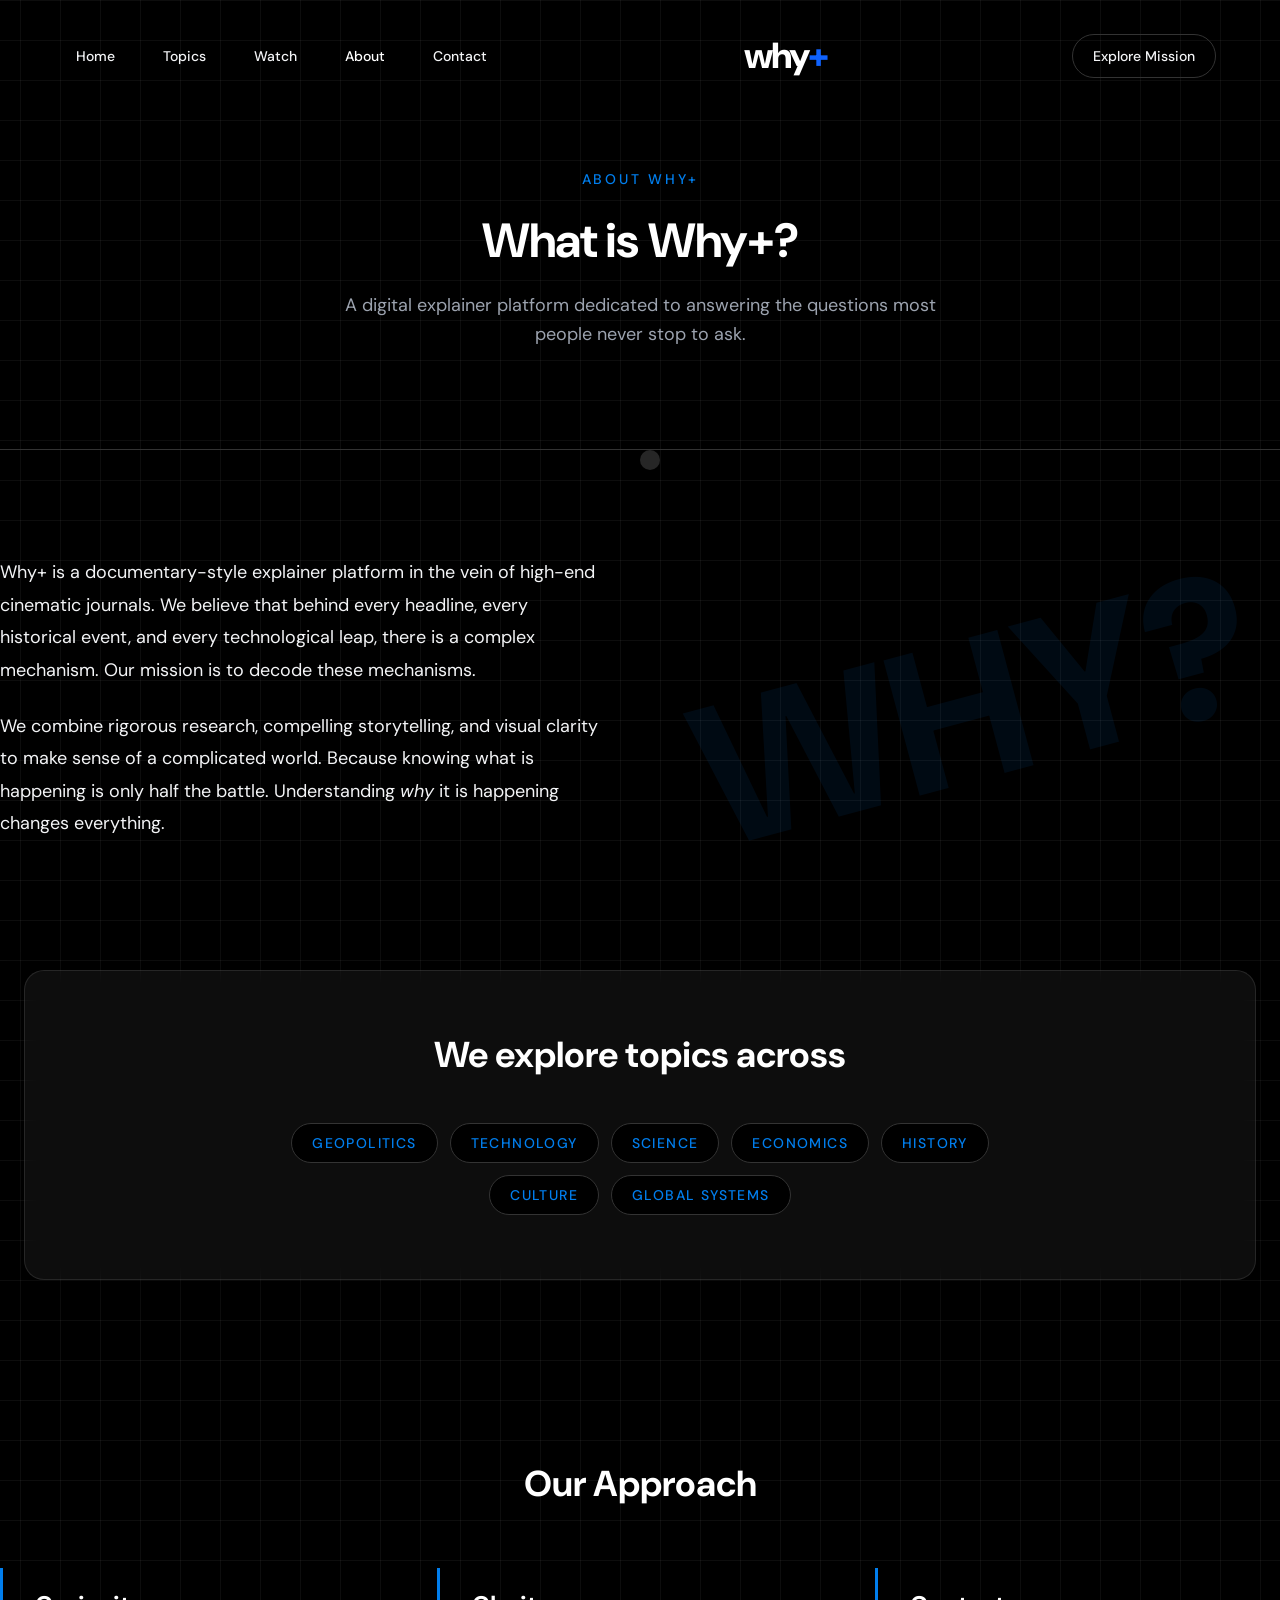
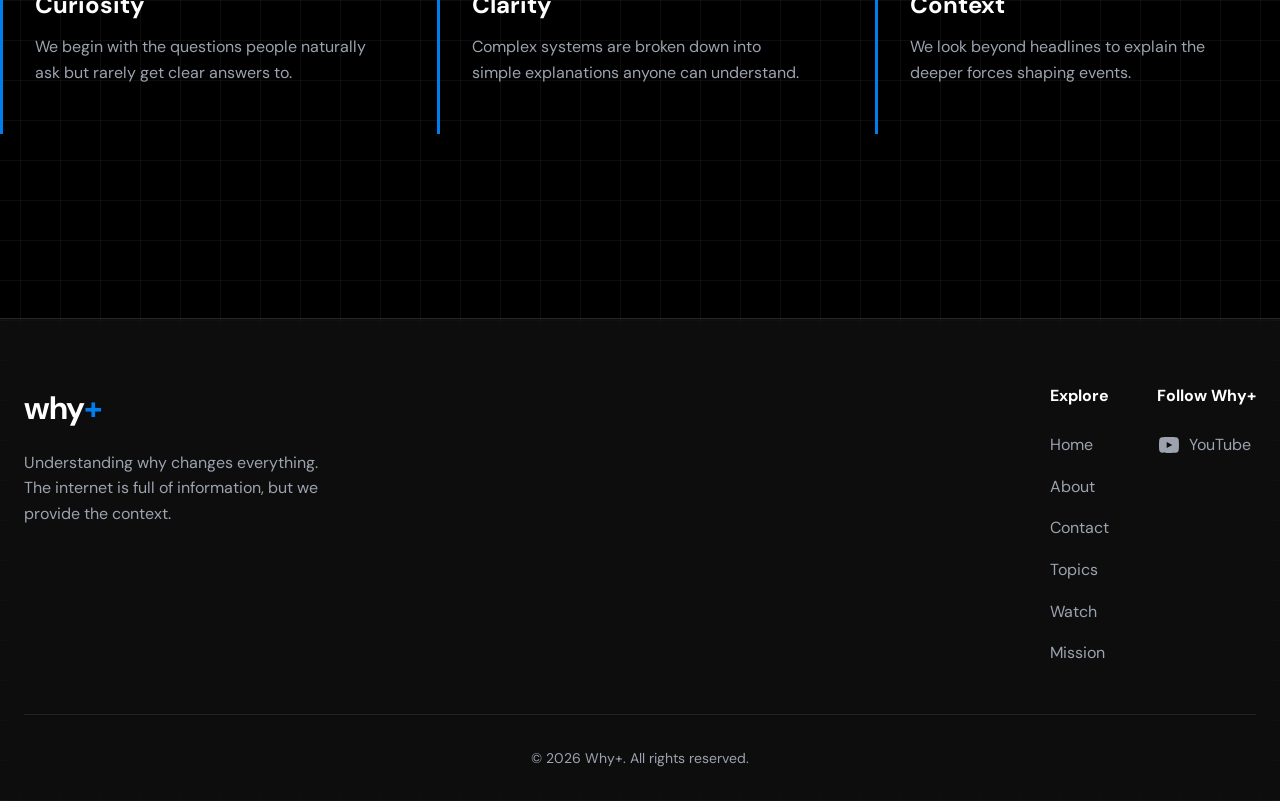
<file: about.html>
<!DOCTYPE html>
<html lang="en">
<head>
  <meta charset="UTF-8">
  <meta name="viewport" content="width=device-width, initial-scale=1.0">
  <meta name="description" content="Why+ exists to answer the questions most people never stop to ask.">
  <meta property="og:title" content="Why+ | About Us">
  <meta property="og:description" content="A digital explainer platform decoding geopolitics, technology, and more.">
  <meta property="og:image" content="/assets/og-image.jpg">
  <meta property="og:type" content="website">
  <title>Why+ | About</title>
  <link rel="preconnect" href="https://fonts.googleapis.com">
  <link href="https://fonts.googleapis.com/css2?family=Playfair+Display:ital,wght@0,700;0,900;1,700&family=DM+Sans:wght@300;400;500&display=swap" rel="stylesheet">
  <link rel="stylesheet" href="css/style.css">
  <style>
    /* Specific About Styles */
    .page-hero {
      height: 50vh;
      min-height: 400px;
      display: flex;
      flex-direction: column;
      align-items: center;
      justify-content: center;
      text-align: center;
      padding: 100px var(--space-3) var(--space-4);
      border-bottom: 1px solid var(--border);
    }
    .page-hero-label {
      color: var(--accent);
      font-weight: 500;
      letter-spacing: 0.2em;
      text-transform: uppercase;
      font-size: 14px;
      margin-bottom: var(--space-3);
    }
    .page-hero h1 {
      font-size: 40px;
      margin-bottom: var(--space-3);
    }
    @media (min-width: 768px) {
      .page-hero h1 { font-size: 48px; }
    }
    .page-hero-sub {
      color: var(--text-secondary);
      font-size: 18px;
      max-width: 600px;
      line-height: 1.6;
      margin: 0 auto;
    }
    
    .about-body {
      padding: 100px 0;
      display: grid;
      grid-template-columns: 1fr;
      gap: var(--space-8);
      align-items: center;
    }
    @media (min-width: 768px) {
      .about-body { grid-template-columns: 1fr 1fr; }
    }
    .about-text {
      font-size: 18px;
      line-height: 1.8;
      color: var(--text-primary);
    }
    .about-decorative {
      position: relative;
      height: 100%;
      min-height: 300px;
      display: flex;
      align-items: center;
      justify-content: center;
      overflow: hidden;
    }
    .about-decorative-text {
      font-family: var(--font-display);
      font-weight: 900;
      font-size: 140px;
      color: var(--accent);
      opacity: 0.08;
      transform: rotate(-15deg);
      pointer-events: none;
      white-space: nowrap;
    }
    @media (min-width: 768px) {
      .about-decorative-text { font-size: 200px; }
    }

    .topics-list-section {
      text-align: center;
      padding: 100px 0;
      background: var(--bg-secondary);
      border-top: 1px solid var(--border);
      border-bottom: 1px solid var(--border);
    }
    .topics-list-heading {
      font-size: 24px;
      margin-bottom: var(--space-6);
    }
    .pills-container {
      display: flex;
      flex-wrap: wrap;
      justify-content: center;
      gap: var(--space-3);
      max-width: 800px;
      margin: 0 auto;
    }
    .pill {
      background: var(--bg-elevated);
      border: 1px solid rgba(201, 168, 76, 0.4);
      color: var(--accent);
      padding: 8px 20px;
      border-radius: var(--radius-pill);
      font-weight: 500;
      letter-spacing: 0.1em;
      text-transform: uppercase;
      font-size: 14px;
    }

    .approach-section { padding: 120px 0; }
    .approach-heading { text-align: center; font-size: 36px; margin-bottom: var(--space-8); }
    .approach-grid {
      display: grid;
      grid-template-columns: 1fr;
      gap: var(--space-6);
    }
    @media (min-width: 768px) {
      .approach-grid { grid-template-columns: repeat(3, 1fr); gap: var(--space-4); }
    }
    .principle-card { border-left: 3px solid var(--accent); padding: var(--space-3) var(--space-4); }
    .principle-title { font-family: var(--font-display); font-size: 24px; color: var(--text-heading); margin-bottom: var(--space-2); }
    .principle-desc { font-size: 16px; color: var(--text-secondary); line-height: 1.6; }
  </style>
</head>
<body>
  <div class="custom-cursor"></div>

  <!-- Navbar -->
  <nav class="navbar">
    <div class="nav-container">
      <div class="nav-links">
        <a href="index.html">Home</a>
        <a href="topics.html">Topics</a>
        <a href="watch.html">Watch</a>
        <a href="about.html">About</a>
        <a href="contact.html">Contact</a>
      </div>
      
      <a href="index.html" class="nav-logo">
        why<span class="plus">+</span>
      </a>
      
      <div style="display: flex; gap: 16px; align-items: center;">
        <button class="hamburger" aria-label="Toggle menu"><span></span><span></span><span></span></button>
        <a href="mission.html" class="nav-cta">Explore Mission</a>
      </div>
    </div>
  </nav>

  <header class="page-hero">
    <div class="page-hero-label">ABOUT WHY+</div>
    <h1>What is Why+?</h1>
    <p class="page-hero-sub">A digital explainer platform dedicated to answering the questions most people never stop to ask.</p>
  </header>

  <section class="container about-body reveal">
    <div class="about-text">
      <p>Why+ is a documentary-style explainer platform in the vein of high-end cinematic journals. We believe that behind every headline, every historical event, and every technological leap, there is a complex mechanism. Our mission is to decode these mechanisms.</p>
      <p>We combine rigorous research, compelling storytelling, and visual clarity to make sense of a complicated world. Because knowing what is happening is only half the battle. Understanding <em>why</em> it is happening changes everything.</p>
    </div>
    <div class="about-decorative">
      <div class="about-decorative-text">WHY?</div>
    </div>
  </section>

  <!-- Topics List -->
  <section class="container">
    <div class="reveal" style="background: var(--bg-secondary); border: 1px solid rgba(255, 255, 255, 0.1); backdrop-filter: blur(12px); -webkit-backdrop-filter: blur(12px); border-radius: var(--radius-card); padding: var(--space-8) var(--space-4); text-align: center; margin-bottom: var(--space-8); box-shadow: 0 8px 32px rgba(0,0,0,0.3);">
      <h2 style="font-size: 36px; margin-bottom: var(--space-6);">We explore topics across</h2>
      <div style="display: flex; flex-wrap: wrap; justify-content: center; gap: 12px; max-width: 800px; margin: 0 auto;">
        <span class="pill" style="background: var(--bg-primary); border: 1px solid var(--border);">Geopolitics</span>
        <span class="pill" style="background: var(--bg-primary); border: 1px solid var(--border);">Technology</span>
        <span class="pill" style="background: var(--bg-primary); border: 1px solid var(--border);">Science</span>
        <span class="pill" style="background: var(--bg-primary); border: 1px solid var(--border);">Economics</span>
        <span class="pill" style="background: var(--bg-primary); border: 1px solid var(--border);">History</span>
        <span class="pill" style="background: var(--bg-primary); border: 1px solid var(--border);">Culture</span>
        <span class="pill" style="background: var(--bg-primary); border: 1px solid var(--border);">Global Systems</span>
      </div>
    </div>
  </section>

  <section class="container approach-section reveal">
    <h2 class="approach-heading">Our Approach</h2>
    <div class="approach-grid">
      <div class="principle-card">
        <h3 class="principle-title">Curiosity</h3>
        <p class="principle-desc">We begin with the questions people naturally ask but rarely get clear answers to.</p>
      </div>
      <div class="principle-card">
        <h3 class="principle-title">Clarity</h3>
        <p class="principle-desc">Complex systems are broken down into simple explanations anyone can understand.</p>
      </div>
      <div class="principle-card">
        <h3 class="principle-title">Context</h3>
        <p class="principle-desc">We look beyond headlines to explain the deeper forces shaping events.</p>
      </div>
    </div>
  </section>

  <!-- Footer -->
  <footer class="footer">
    <div class="container">
      <div class="footer-top">
        <div class="footer-col" style="flex: 2;">
          <div class="footer-logo">why<span class="plus">+</span></div>
          <p style="max-width: 300px;">Understanding why changes everything. The internet is full of information, but we provide the context.</p>
        </div>
        <div class="footer-col footer-nav">
          <span style="font-weight: 700; color: var(--text-heading); margin-bottom: 8px;">Explore</span>
          <a href="index.html">Home</a>
          <a href="about.html">About</a>
          <a href="contact.html">Contact</a>
          <a href="topics.html">Topics</a>
          <a href="watch.html">Watch</a>
          <a href="mission.html">Mission</a>
        </div>
        <div class="footer-col footer-col-3">
          <span style="font-weight: 700; color: var(--text-heading); margin-bottom: 8px;">Follow Why+</span>
          <a href="#" style="display: flex; align-items: center; gap: 8px;">
            <svg width="24" height="24" viewBox="0 0 24 24" fill="currentColor"><path d="M21.582,6.186c-0.23-0.86-0.908-1.538-1.768-1.768C18.254,4,12,4,12,4S5.746,4,4.186,4.418 c-0.86,0.23-1.538,0.908-1.768,1.768C2,7.746,2,12,2,12s0,4.254,0.418,5.814c0.23,0.86,0.908,1.538,1.768,1.768 C5.746,20,12,20,12,20s6.254,0,7.814-0.418c0.86-0.23,1.538-0.908,1.768-1.768C22,16.254,22,12,22,12S22,7.746,21.582,6.186z M9.667,14.93V9.07L15.333,12L9.667,14.93z"/></svg>
            YouTube
          </a>
        </div>
      </div>
      <div class="footer-bottom">&copy; 2026 Why+. All rights reserved.</div>
    </div>
  </footer>

  <script src="js/main.js"></script>
</body>
</html>
</file>
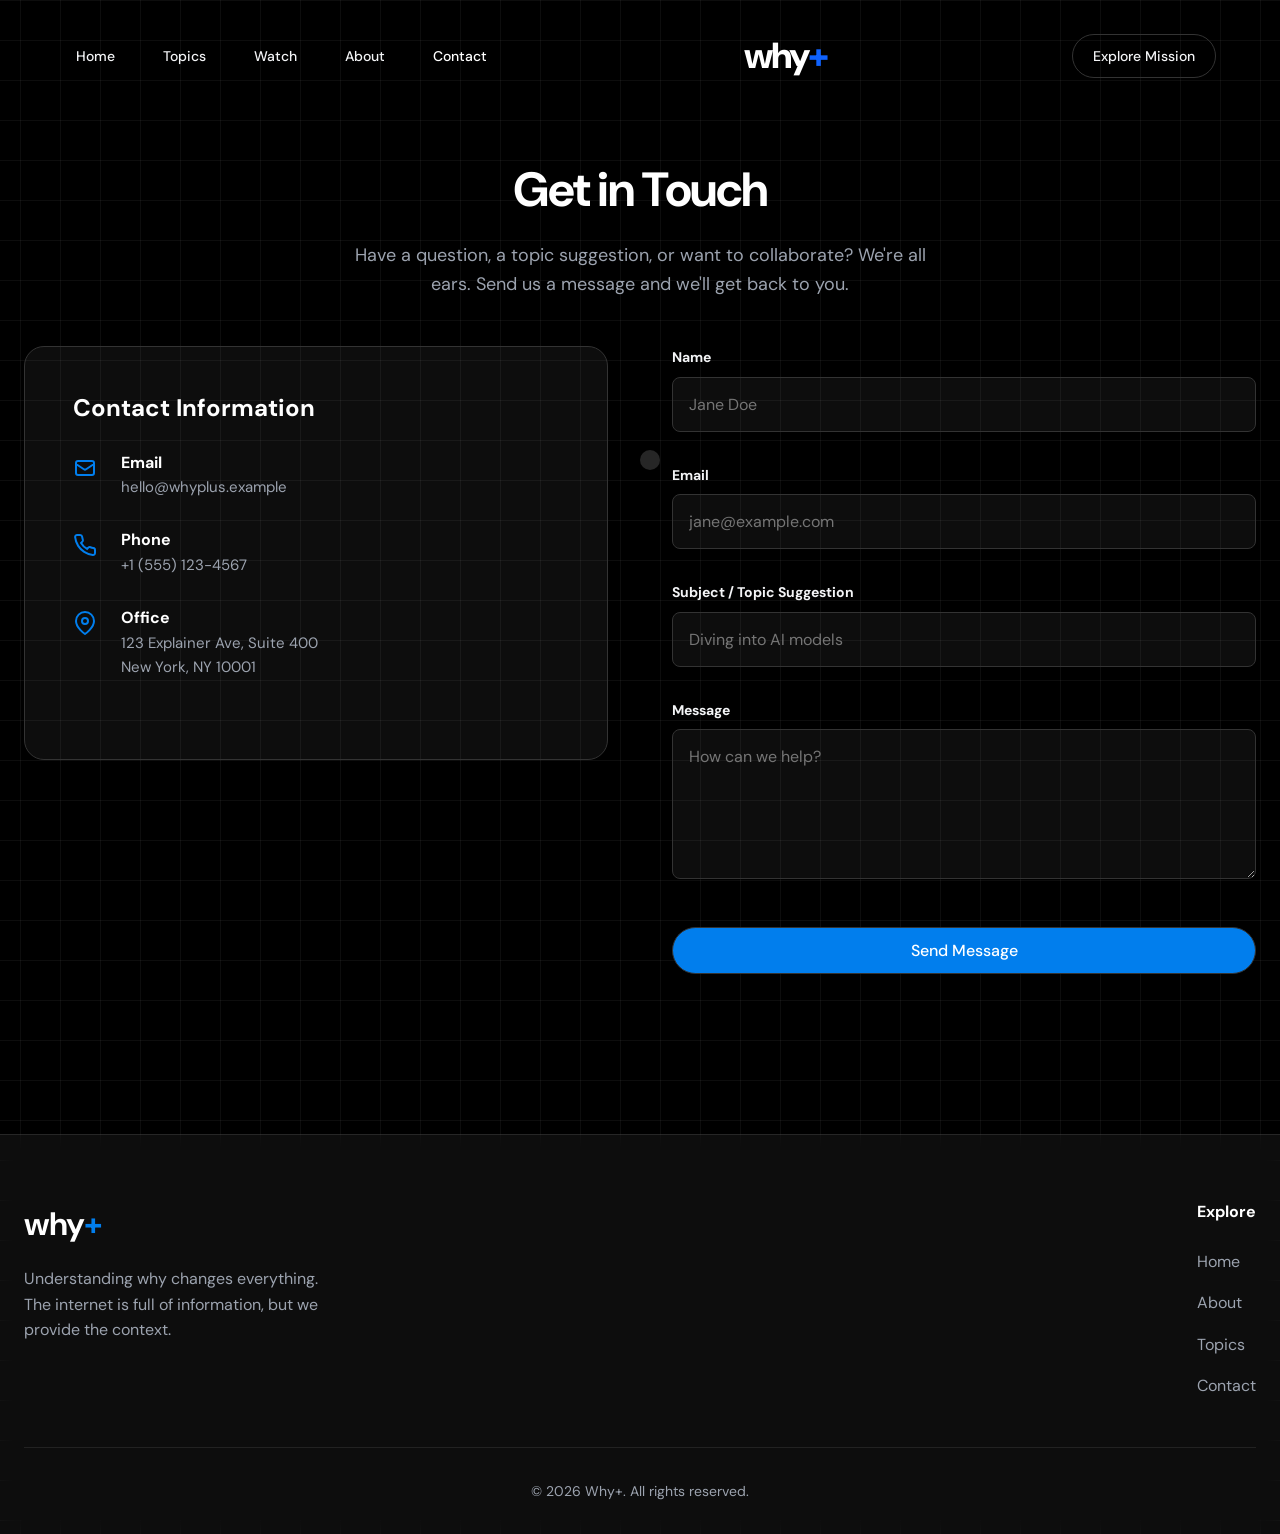
<file: contact.html>
<!DOCTYPE html>
<html lang="en">
<head>
  <meta charset="UTF-8">
  <meta name="viewport" content="width=device-width, initial-scale=1.0">
  <title>Why+ | Contact</title>
  <link rel="preconnect" href="https://fonts.googleapis.com">
  <link href="https://fonts.googleapis.com/css2?family=Playfair+Display:ital,wght@0,700;0,900;1,700&family=DM+Sans:wght@300;400;500;700;900&display=swap" rel="stylesheet">
  <link rel="stylesheet" href="css/style.css">
  <style>
    body {
      padding-top: 100px; /* Account for floating nav */
    }
    .contact-hero {
      text-align: center;
      padding: var(--space-8) 0 var(--space-6);
    }
    .contact-hero h1 {
      font-size: 48px;
      margin-bottom: var(--space-3);
      letter-spacing: -0.03em;
    }
    .contact-hero p {
      color: var(--text-secondary);
      font-size: 18px;
      max-width: 600px;
      margin: 0 auto;
      line-height: 1.6;
    }
    
    .contact-container {
      display: grid;
      grid-template-columns: 1fr;
      gap: var(--space-8);
      padding-bottom: var(--space-12);
    }
    @media (min-width: 768px) {
      .contact-container {
        grid-template-columns: 1fr 1fr;
      }
    }
    
    .contact-info-card {
      background: var(--bg-secondary);
      border: 1px solid var(--border);
      border-radius: var(--radius-card);
      padding: var(--space-6);
      height: fit-content;
    }
    .contact-info-card h2 {
      font-size: 24px;
      margin-bottom: var(--space-4);
    }
    .info-item {
      display: flex;
      align-items: flex-start;
      gap: var(--space-3);
      margin-bottom: var(--space-4);
    }
    .info-item svg {
      width: 24px;
      height: 24px;
      color: var(--accent);
      flex-shrink: 0;
      margin-top: 2px;
    }
    .info-item h3 {
      font-size: 16px;
      margin-bottom: 4px;
    }
    .info-item p {
      color: var(--text-secondary);
      margin: 0;
      font-size: 15px;
    }
    
    .contact-form {
      display: flex;
      flex-direction: column;
      gap: var(--space-4);
    }
    .form-group {
      display: flex;
      flex-direction: column;
      gap: 8px;
    }
    .form-group label {
      font-size: 14px;
      font-weight: 700;
      color: var(--text-primary);
    }
    .form-control {
      background: var(--bg-secondary);
      border: 1px solid var(--border);
      border-radius: 8px;
      padding: 16px;
      color: var(--text-primary);
      font-family: var(--font-body);
      font-size: 16px;
      transition: border-color 0.2s;
    }
    .form-control:focus {
      outline: none;
      border-color: var(--accent);
    }
    textarea.form-control {
      resize: vertical;
      min-height: 150px;
    }
  </style>
</head>
<body>
  <div class="custom-cursor"></div>

  <nav class="navbar">
    <div class="nav-container">
      <div class="nav-links">
        <a href="index.html">Home</a>
        <a href="topics.html">Topics</a>
        <a href="watch.html">Watch</a>
        <a href="about.html">About</a>
        <a href="contact.html" class="active">Contact</a>
      </div>
      
      <a href="index.html" class="nav-logo">
        why<span class="plus">+</span>
      </a>
      
      <div style="display: flex; gap: 16px; align-items: center;">
        <button class="hamburger" aria-label="Toggle menu"><span></span><span></span><span></span></button>
        <a href="mission.html" class="nav-cta">Explore Mission</a>
      </div>
    </div>
  </nav>

  <main class="container">
    <section class="contact-hero reveal">
      <h1>Get in Touch</h1>
      <p>Have a question, a topic suggestion, or want to collaborate? We're all ears. Send us a message and we'll get back to you.</p>
    </section>

    <div class="contact-container reveal" style="transition-delay: 100ms;">
      <div class="contact-info-card">
        <h2>Contact Information</h2>
        
        <div class="info-item">
          <svg viewBox="0 0 24 24" fill="none" stroke="currentColor" stroke-width="2"><path d="M3 8l7.89 5.26a2 2 0 002.22 0L21 8M5 19h14a2 2 0 002-2V7a2 2 0 00-2-2H5a2 2 0 00-2 2v10a2 2 0 002 2z"/></svg>
          <div>
            <h3>Email</h3>
            <p>hello@whyplus.example</p>
          </div>
        </div>
        
        <div class="info-item">
          <svg viewBox="0 0 24 24" fill="none" stroke="currentColor" stroke-width="2"><path d="M22 16.92v3a2 2 0 01-2.18 2 19.79 19.79 0 01-8.63-3.07 19.5 19.5 0 01-6-6 19.79 19.79 0 01-3.07-8.67A2 2 0 014.11 2h3a2 2 0 012 1.72 12.84 12.84 0 00.7 2.81 2 2 0 01-.45 2.11L8.09 9.91a16 16 0 006 6l1.27-1.27a2 2 0 012.11-.45 12.84 12.84 0 002.81.7A2 2 0 0122 16.92z"/></svg>
          <div>
            <h3>Phone</h3>
            <p>+1 (555) 123-4567</p>
          </div>
        </div>
        
        <div class="info-item">
          <svg viewBox="0 0 24 24" fill="none" stroke="currentColor" stroke-width="2"><path d="M21 10c0 7-9 13-9 13s-9-6-9-13a9 9 0 0118 0z"/><circle cx="12" cy="10" r="3"/></svg>
          <div>
            <h3>Office</h3>
            <p>123 Explainer Ave, Suite 400<br>New York, NY 10001</p>
          </div>
        </div>
      </div>

      <form class="contact-form">
        <div class="form-group">
          <label for="name">Name</label>
          <input type="text" id="name" class="form-control" placeholder="Jane Doe" required>
        </div>
        <div class="form-group">
          <label for="email">Email</label>
          <input type="email" id="email" class="form-control" placeholder="jane@example.com" required>
        </div>
        <div class="form-group">
          <label for="topic">Subject / Topic Suggestion</label>
          <input type="text" id="topic" class="form-control" placeholder="Diving into AI models">
        </div>
        <div class="form-group">
          <label for="message">Message</label>
          <textarea id="message" class="form-control" placeholder="How can we help?" required></textarea>
        </div>
        <button type="submit" class="btn btn-solid" style="margin-top: 16px;">Send Message</button>
      </form>
    </div>
  </main>

  <footer class="footer">
    <div class="container">
      <div class="footer-top">
        <div class="footer-col" style="flex: 2;">
          <div class="footer-logo">why<span class="plus">+</span></div>
          <p style="max-width: 300px;">Understanding why changes everything. The internet is full of information, but we provide the context.</p>
        </div>
        <div class="footer-col footer-nav">
          <span style="font-weight: 700; color: var(--text-heading); margin-bottom: 8px;">Explore</span>
          <a href="index.html">Home</a>
          <a href="about.html">About</a>
          <a href="topics.html">Topics</a>
          <a href="contact.html">Contact</a>
        </div>
      </div>
      <div class="footer-bottom">&copy; 2026 Why+. All rights reserved.</div>
    </div>
  </footer>

  <script src="js/main.js"></script>
</body>
</html>
</file>
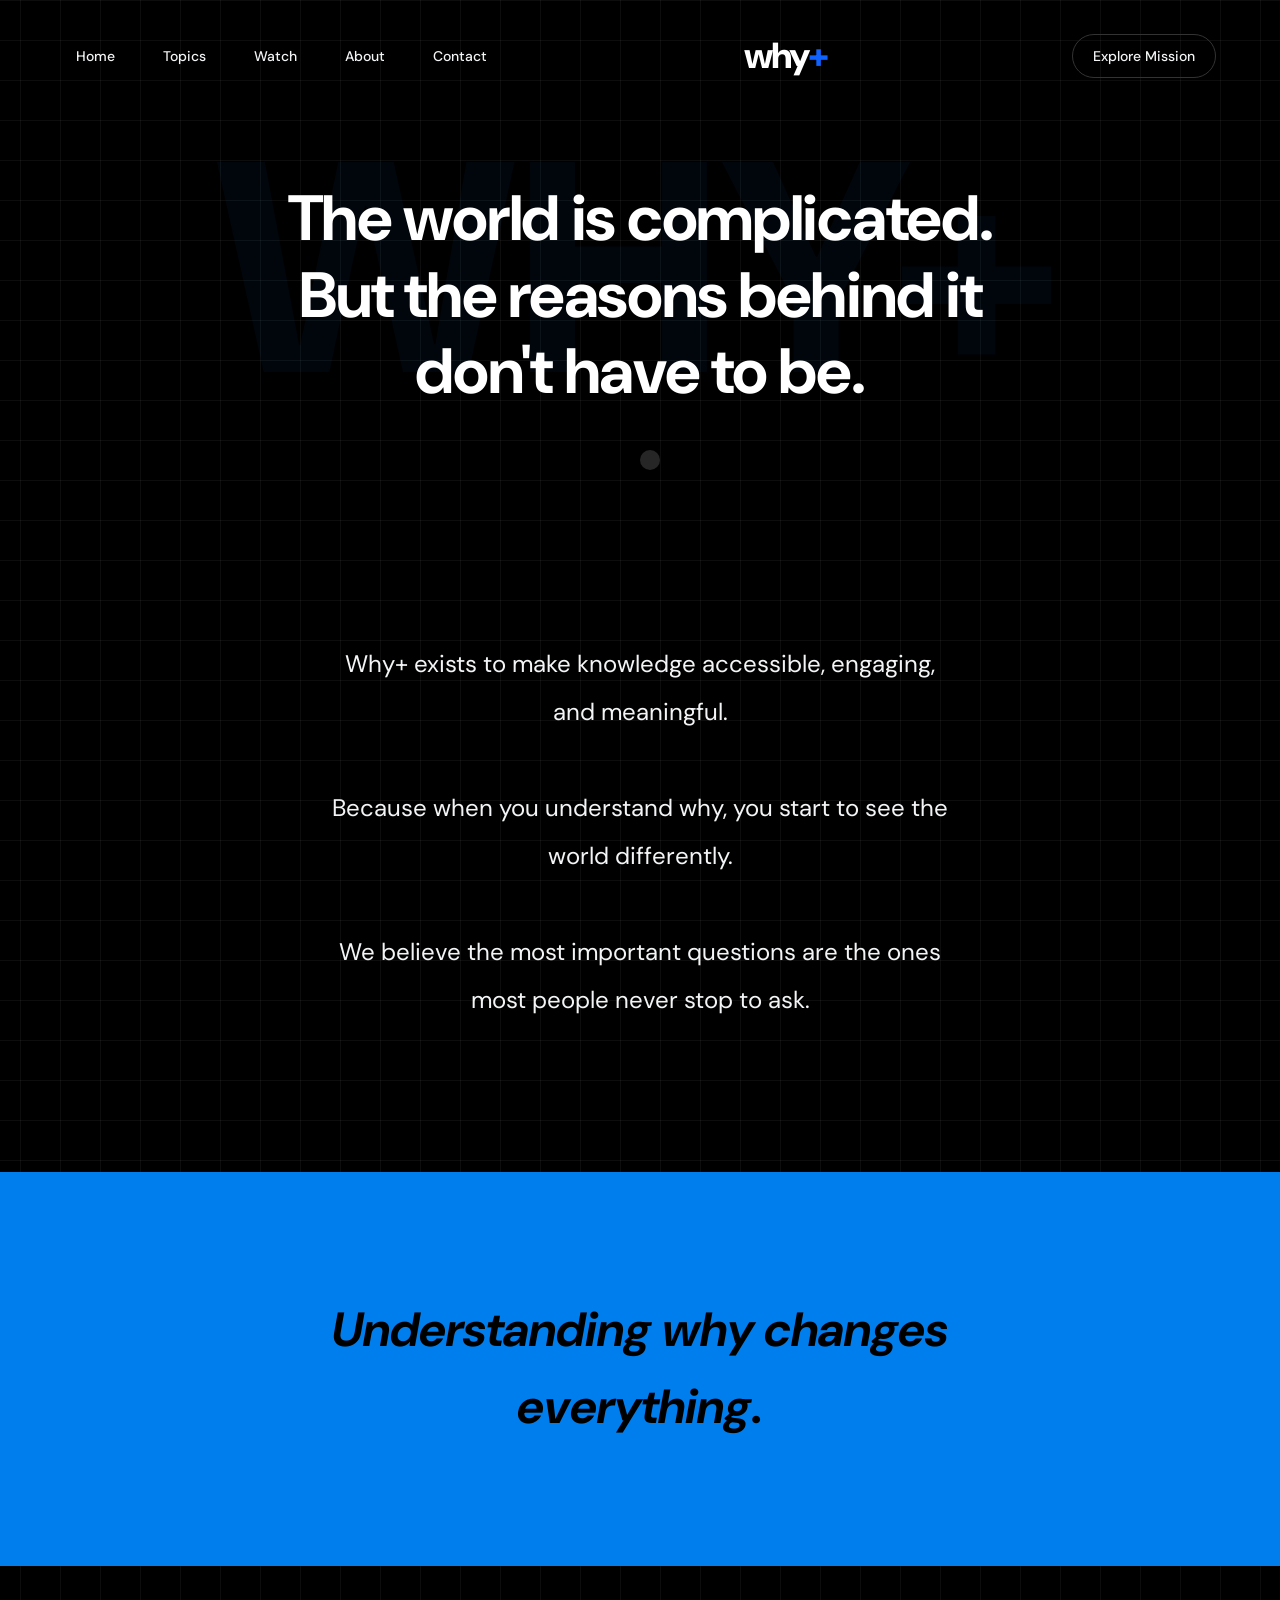
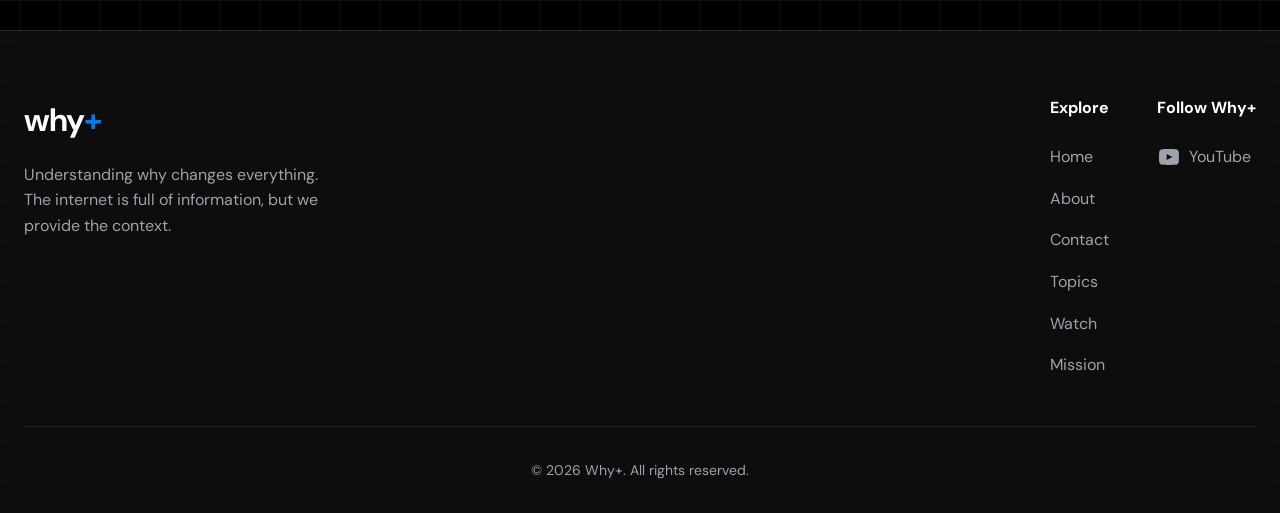
<file: mission.html>
<!DOCTYPE html>
<html lang="en">
<head>
  <meta charset="UTF-8">
  <meta name="viewport" content="width=device-width, initial-scale=1.0">
  <meta name="description" content="Discover the mission behind Why+: making knowledge accessible, engaging, and meaningful.">
  <meta property="og:title" content="Why+ | The Mission">
  <meta property="og:description" content="Understanding why changes everything. Read our core mission and philosophy.">
  <meta property="og:image" content="/assets/og-image.jpg">
  <meta property="og:type" content="website">
  <title>Why+ | Mission</title>
  <link rel="preconnect" href="https://fonts.googleapis.com">
  <link href="https://fonts.googleapis.com/css2?family=Playfair+Display:ital,wght@0,700;0,900;1,700&family=DM+Sans:wght@300;400;500&display=swap" rel="stylesheet">
  <link rel="stylesheet" href="css/style.css">
  <style>
    /* Specific Mission Styles */
    .mission-hero {
      height: 60vh;
      min-height: 480px;
      display: flex;
      flex-direction: column;
      align-items: center;
      justify-content: center;
      text-align: center;
      padding: 100px var(--space-3) var(--space-4);
      position: relative;
      overflow: hidden;
    }
    .mission-watermark {
      position: absolute;
      top: 50%; left: 50%;
      transform: translate(-50%, -50%);
      font-family: var(--font-display);
      font-weight: 900;
      font-size: 200px;
      color: var(--accent);
      opacity: 0.05;
      pointer-events: none;
      z-index: 0;
      white-space: nowrap;
    }
    @media (min-width: 768px) {
      .mission-watermark { font-size: 300px; }
    }
    .mission-hero h1 {
      font-size: 40px;
      line-height: 1.2;
      position: relative;
      z-index: 1;
      max-width: 800px;
    }
    @media (min-width: 768px) {
      .mission-hero h1 { font-size: 64px; }
    }

    .mission-body {
      padding: 100px var(--space-3);
      text-align: center;
      max-width: 680px;
      margin: 0 auto;
    }
    .mission-body p {
      font-size: 20px;
      line-height: 2;
      margin-bottom: var(--space-6);
      color: var(--text-primary);
    }
    @media (min-width: 768px) {
      .mission-body p { font-size: 24px; }
    }

    /* Closing Line */
    .closing-line {
      background: var(--accent);
      color: var(--bg-primary);
      text-align: center;
      padding: 80px var(--space-4);
    }
    @media (min-width: 768px) {
      .closing-line { padding: 120px var(--space-4); }
    }
    .closing-line-text {
      font-family: var(--font-display);
      font-style: italic;
      font-size: 32px;
      font-weight: 700;
      max-width: 800px;
      margin: 0 auto;
    }
    @media (min-width: 768px) {
      .closing-line-text { font-size: 48px; }
    }
  </style>
</head>
<body>
  <div class="custom-cursor"></div>

  <!-- Navbar -->
  <nav class="navbar">
    <div class="nav-container">
      <div class="nav-links">
        <a href="index.html">Home</a>
        <a href="topics.html">Topics</a>
        <a href="watch.html">Watch</a>
        <a href="about.html">About</a>
        <a href="contact.html">Contact</a>
      </div>
      
      <a href="index.html" class="nav-logo">
        why<span class="plus">+</span>
      </a>
      
      <div style="display: flex; gap: 16px; align-items: center;">
        <button class="hamburger" aria-label="Toggle menu"><span></span><span></span><span></span></button>
        <a href="mission.html" class="nav-cta">Explore Mission</a>
      </div>
    </div>
  </nav>

  <header class="mission-hero">
    <div class="mission-watermark">WHY+</div>
    <h1>The world is complicated.<br>But the reasons behind it don't have to be.</h1>
  </header>

  <section class="mission-body reveal">
    <p>Why+ exists to make knowledge accessible, engaging, and meaningful.</p>
    <p>Because when you understand why, you start to see the world differently.</p>
    <p>We believe the most important questions are the ones most people never stop to ask.</p>
  </section>

  <section class="closing-line reveal">
    <div class="closing-line-text">
      Understanding why changes everything.
    </div>
  </section>

  <!-- Footer -->
  <footer class="footer">
    <div class="container">
      <div class="footer-top">
        <div class="footer-col" style="flex: 2;">
          <div class="footer-logo">why<span class="plus">+</span></div>
          <p style="max-width: 300px;">Understanding why changes everything. The internet is full of information, but we provide the context.</p>
        </div>
        <div class="footer-col footer-nav">
          <span style="font-weight: 700; color: var(--text-heading); margin-bottom: 8px;">Explore</span>
          <a href="index.html">Home</a>
          <a href="about.html">About</a>
          <a href="contact.html">Contact</a>
          <a href="topics.html">Topics</a>
          <a href="watch.html">Watch</a>
          <a href="mission.html">Mission</a>
        </div>
        <div class="footer-col footer-col-3">
          <span style="font-weight: 700; color: var(--text-heading); margin-bottom: 8px;">Follow Why+</span>
          <a href="#" style="display: flex; align-items: center; gap: 8px;">
            <svg width="24" height="24" viewBox="0 0 24 24" fill="currentColor"><path d="M21.582,6.186c-0.23-0.86-0.908-1.538-1.768-1.768C18.254,4,12,4,12,4S5.746,4,4.186,4.418 c-0.86,0.23-1.538,0.908-1.768,1.768C2,7.746,2,12,2,12s0,4.254,0.418,5.814c0.23,0.86,0.908,1.538,1.768,1.768 C5.746,20,12,20,12,20s6.254,0,7.814-0.418c0.86-0.23,1.538-0.908,1.768-1.768C22,16.254,22,12,22,12S22,7.746,21.582,6.186z M9.667,14.93V9.07L15.333,12L9.667,14.93z"/></svg>
            YouTube
          </a>
        </div>
      </div>
      <div class="footer-bottom">&copy; 2026 Why+. All rights reserved.</div>
    </div>
  </footer>

  <script src="js/main.js"></script>
</body>
</html>
</file>
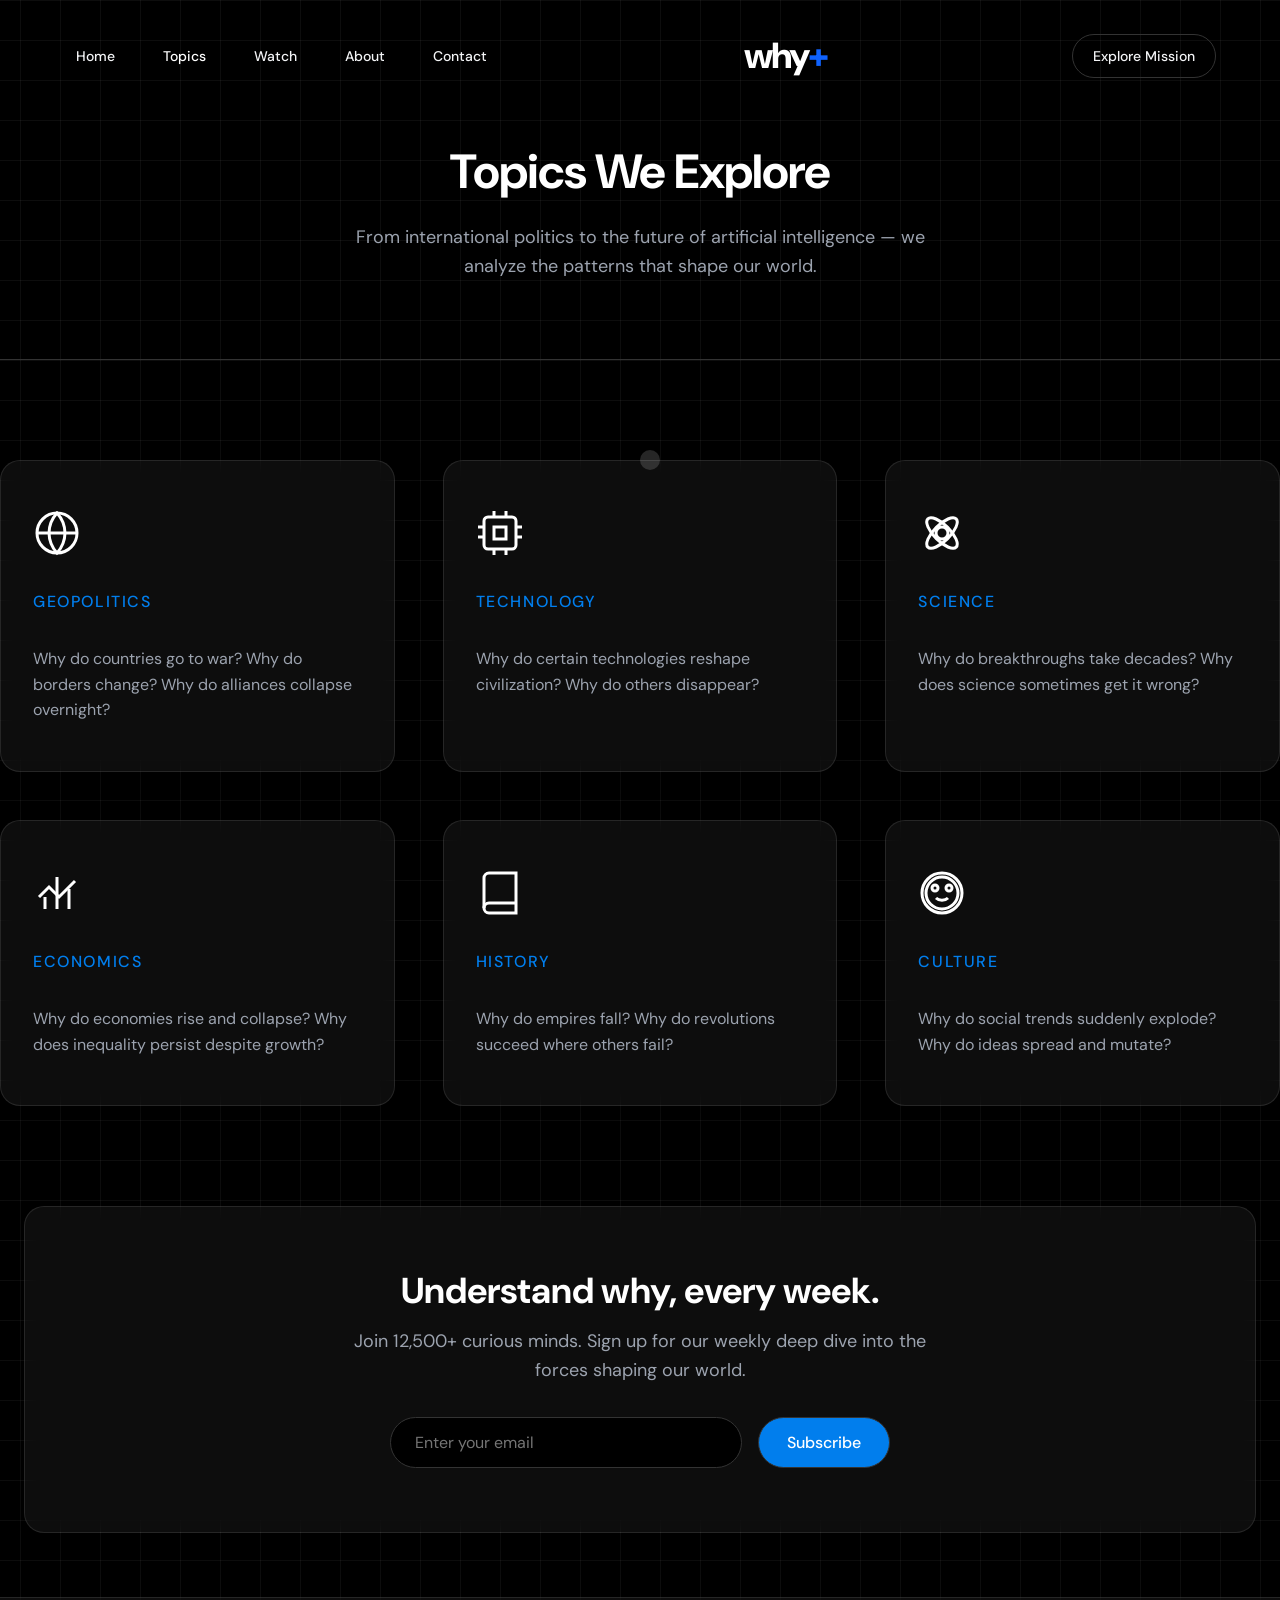
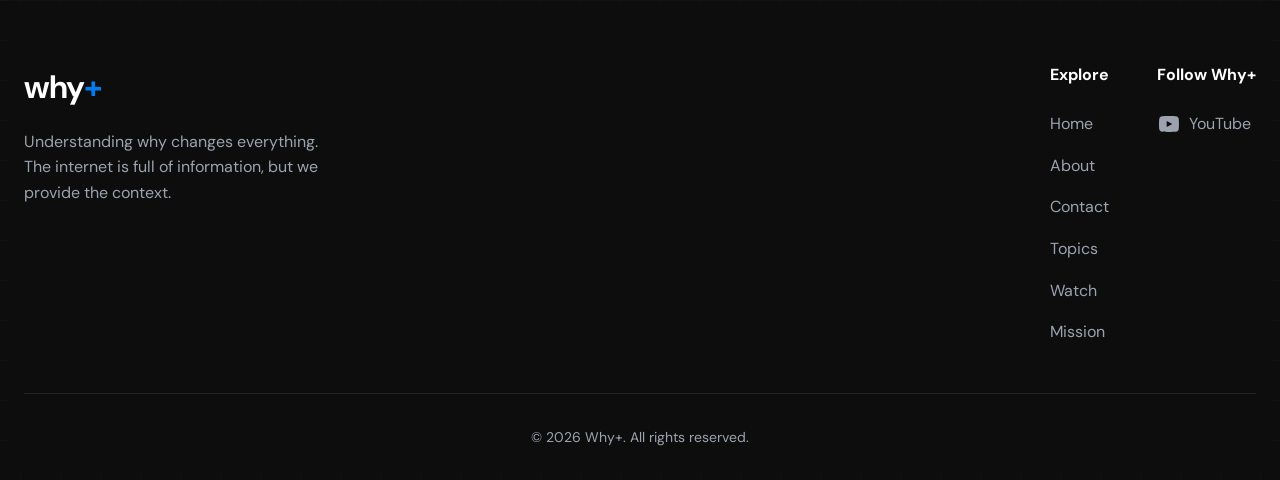
<file: topics.html>
<!DOCTYPE html>
<html lang="en">
<head>
  <meta charset="UTF-8">
  <meta name="viewport" content="width=device-width, initial-scale=1.0">
  <meta name="description" content="Explore deeply researched topics across geopolitics, technology, economics, and history.">
  <meta property="og:title" content="Why+ | Topics">
  <meta property="og:description" content="Discover analytical explainers that answer the biggest \"why\" questions.">
  <meta property="og:image" content="/assets/og-image.jpg">
  <meta property="og:type" content="website">
  <title>Why+ | Topics</title>
  <link rel="preconnect" href="https://fonts.googleapis.com">
  <link href="https://fonts.googleapis.com/css2?family=Playfair+Display:ital,wght@0,700;0,900;1,700&family=DM+Sans:wght@300;400;500&display=swap" rel="stylesheet">
  <link rel="stylesheet" href="css/style.css">
  <style>
    /* Specific Topics Styles */
    .page-hero {
      height: 40vh;
      min-height: 300px;
      display: flex;
      flex-direction: column;
      align-items: center;
      justify-content: center;
      text-align: center;
      padding: 100px var(--space-3) var(--space-4);
      border-bottom: 1px solid var(--border);
    }
    .page-hero h1 {
      font-size: 40px;
      margin-bottom: var(--space-3);
    }
    @media (min-width: 768px) {
      .page-hero h1 { font-size: 48px; }
    }
    .page-hero-sub {
      color: var(--text-secondary);
      font-size: 18px;
      max-width: 600px;
      line-height: 1.6;
      margin: 0 auto;
    }

    .topics-section { padding: 100px 0; }
    .topics-grid {
      display: grid;
      grid-template-columns: 1fr;
      gap: var(--space-4);
    }
    @media (min-width: 768px) { .topics-grid { grid-template-columns: repeat(2, 1fr); gap: var(--space-6); } }
    @media (min-width: 1024px) { .topics-grid { grid-template-columns: repeat(3, 1fr); } }
    
    .topic-card {
      background: var(--bg-secondary);
      backdrop-filter: blur(12px);
      -webkit-backdrop-filter: blur(12px);
      border: 1px solid rgba(255, 255, 255, 0.1);
      border-radius: var(--radius-card);
      padding: 48px var(--space-4); /* Larger padding specified for topics expanded grid */
      transition: transform 0.4s cubic-bezier(0.22, 1, 0.36, 1), background 0.3s;
      box-shadow: 0 8px 32px 0 rgba(0,0,0,0.3);
      display: flex;
      flex-direction: column;
      gap: var(--space-3);
    }
    .topic-card:hover {
      transform: translateY(-4px);
      background: rgba(255, 255, 255, 0.1);
      border-color: rgba(255, 255, 255, 0.2);
      box-shadow: 0 12px 40px rgba(0,0,0,0.4);
    }
    .topic-card-icon svg { width: 48px; height: 48px; stroke: var(--text-heading); stroke-width: 1.5; fill: none; }
    .topic-category { font-weight: 500; color: var(--accent); text-transform: uppercase; letter-spacing: 0.1em; font-size: 16px; margin-bottom: var(--space-1); }
    .topic-teaser { color: var(--text-secondary); font-size: 16px; line-height: 1.6; }

    /* Questions Strip */
    .questions-strip {
      background: var(--bg-secondary);
      border-top: 1px solid var(--border);
      padding: 100px var(--space-3);
      text-align: center;
    }
    .questions-heading {
      font-family: var(--font-display);
      font-size: 32px;
      margin-bottom: var(--space-3);
    }
    @media (min-width: 768px) {
      .questions-heading { font-size: 40px; }
    }
    .questions-sub p { margin-bottom: 0; }
    .questions-sub a {
      color: var(--text-primary);
      text-decoration: underline;
      text-decoration-color: var(--accent);
      text-underline-offset: 4px;
      font-size: 18px;
    }
    .questions-sub a:hover {
      color: var(--accent);
    }
  </style>
</head>
<body>
  <div class="custom-cursor"></div>

  <!-- Navbar -->
  <nav class="navbar">
    <div class="nav-container">
      <div class="nav-links">
        <a href="index.html">Home</a>
        <a href="topics.html">Topics</a>
        <a href="watch.html">Watch</a>
        <a href="about.html">About</a>
        <a href="contact.html">Contact</a>
      </div>
      
      <a href="index.html" class="nav-logo">
        why<span class="plus">+</span>
      </a>
      
      <div style="display: flex; gap: 16px; align-items: center;">
        <button class="hamburger" aria-label="Toggle menu"><span></span><span></span><span></span></button>
        <a href="mission.html" class="nav-cta">Explore Mission</a>
      </div>
    </div>
  </nav>

  <header class="page-hero">
    <h1>Topics We Explore</h1>
    <p class="page-hero-sub">From international politics to the future of artificial intelligence — we analyze the patterns that shape our world.</p>
  </header>

  <section class="topics-section container">
    <div class="topics-grid">
      <!-- Card 1 -->
      <a href="#" class="topic-card reveal" style="transition-delay: 100ms;">
        <div class="topic-card-icon"><svg viewBox="0 0 24 24"><circle cx="12" cy="12" r="10"/><path d="M2 12h20M12 2a15.3 15.3 0 0 1 4 10 15.3 15.3 0 0 1-4 10 15.3 15.3 0 0 1-4-10 15.3 15.3 0 0 1 4-10z"/></svg></div>
        <div class="topic-category">Geopolitics</div>
        <div class="topic-teaser">Why do countries go to war? Why do borders change? Why do alliances collapse overnight?</div>
      </a>
      <!-- Card 2 -->
      <a href="#" class="topic-card reveal" style="transition-delay: 200ms;">
        <div class="topic-card-icon"><svg viewBox="0 0 24 24"><rect x="4" y="4" width="16" height="16" rx="2" ry="2"/><rect x="9" y="9" width="6" height="6"/><line x1="9" y1="1" x2="9" y2="4"/><line x1="15" y1="1" x2="15" y2="4"/><line x1="9" y1="20" x2="9" y2="23"/><line x1="15" y1="20" x2="15" y2="23"/><line x1="20" y1="9" x2="23" y2="9"/><line x1="20" y1="14" x2="23" y2="14"/><line x1="1" y1="9" x2="4" y2="9"/><line x1="1" y1="14" x2="4" y2="14"/></svg></div>
        <div class="topic-category">Technology</div>
        <div class="topic-teaser">Why do certain technologies reshape civilization? Why do others disappear?</div>
      </a>
      <!-- Card 3 -->
      <a href="#" class="topic-card reveal" style="transition-delay: 300ms;">
        <div class="topic-card-icon"><svg viewBox="0 0 24 24"><circle cx="12" cy="12" r="3"/><ellipse cx="12" cy="12" rx="10" ry="4" transform="rotate(45 12 12)"/><ellipse cx="12" cy="12" rx="10" ry="4" transform="rotate(-45 12 12)"/></svg></div>
        <div class="topic-category">Science</div>
        <div class="topic-teaser">Why do breakthroughs take decades? Why does science sometimes get it wrong?</div>
      </a>
      <!-- Card 4 -->
      <a href="#" class="topic-card reveal" style="transition-delay: 400ms;">
        <div class="topic-card-icon"><svg viewBox="0 0 24 24"><line x1="18" y1="20" x2="18" y2="10"/><line x1="12" y1="20" x2="12" y2="4"/><line x1="6" y1="20" x2="6" y2="14"/><polyline points="3 14 8 9 13 14 21 6"/></svg></div>
        <div class="topic-category">Economics</div>
        <div class="topic-teaser">Why do economies rise and collapse? Why does inequality persist despite growth?</div>
      </a>
      <!-- Card 5 -->
      <a href="#" class="topic-card reveal" style="transition-delay: 500ms;">
        <div class="topic-card-icon"><svg viewBox="0 0 24 24"><path d="M4 19.5A2.5 2.5 0 0 1 6.5 17H20"/><path d="M6.5 2H20v20H6.5A2.5 2.5 0 0 1 4 19.5v-15A2.5 2.5 0 0 1 6.5 2z"/></svg></div>
        <div class="topic-category">History</div>
        <div class="topic-teaser">Why do empires fall? Why do revolutions succeed where others fail?</div>
      </a>
      <!-- Card 6 -->
      <a href="#" class="topic-card reveal" style="transition-delay: 600ms;">
        <div class="topic-card-icon"><svg viewBox="0 0 24 24"><path d="M12 2C6.48 2 2 6.48 2 12s4.48 10 10 10 10-4.48 10-10S17.52 2 12 2zm0 18c-4.41 0-8-3.59-8-8s3.59-8 8-8 8 3.59 8 8-3.59 8-8 8z"/><path d="M9 14.5c1.5 1.5 4.5 1.5 6 0"/><circle cx="8.5" cy="9.5" r="1.5"/><circle cx="15.5" cy="9.5" r="1.5"/></svg></div>
        <div class="topic-category">Culture</div>
        <div class="topic-teaser">Why do social trends suddenly explode? Why do ideas spread and mutate?</div>
      </a>
    </div>
  </section>

  <!-- Newsletter Strip (was Questions) -->
  <section class="container">
    <div class="reveal" style="background: var(--bg-secondary); border: 1px solid rgba(255, 255, 255, 0.1); backdrop-filter: blur(12px); -webkit-backdrop-filter: blur(12px); border-radius: var(--radius-card); padding: var(--space-8) var(--space-4); text-align: center; margin-bottom: var(--space-8); box-shadow: 0 8px 32px rgba(0,0,0,0.3);">
      <h2 style="font-size: 36px; margin-bottom: var(--space-2);">Understand why, every week.</h2>
      <p style="color: var(--text-secondary); max-width: 600px; margin: 0 auto var(--space-4); font-size: 18px;">Join 12,500+ curious minds. Sign up for our weekly deep dive into the forces shaping our world.</p>
      <form style="display: flex; gap: var(--space-2); max-width: 500px; margin: 0 auto; justify-content: center; flex-wrap: wrap;">
        <input type="email" placeholder="Enter your email" required style="flex: 1; min-width: 250px; padding: 14px 24px; border-radius: var(--radius-pill); border: 1px solid var(--border); background: var(--bg-primary); color: var(--text-heading); font-family: var(--font-body); font-size: 16px;">
        <button type="submit" class="btn btn-solid">Subscribe</button>
      </form>
    </div>
  </section>

  <!-- Footer -->
  <footer class="footer">
    <div class="container">
      <div class="footer-top">
        <div class="footer-col" style="flex: 2;">
          <div class="footer-logo">why<span class="plus">+</span></div>
          <p style="max-width: 300px;">Understanding why changes everything. The internet is full of information, but we provide the context.</p>
        </div>
        <div class="footer-col footer-nav">
          <span style="font-weight: 700; color: var(--text-heading); margin-bottom: 8px;">Explore</span>
          <a href="index.html">Home</a>
          <a href="about.html">About</a>
          <a href="contact.html">Contact</a>
          <a href="topics.html">Topics</a>
          <a href="watch.html">Watch</a>
          <a href="mission.html">Mission</a>
        </div>
        <div class="footer-col footer-col-3">
          <span style="font-weight: 700; color: var(--text-heading); margin-bottom: 8px;">Follow Why+</span>
          <a href="#" style="display: flex; align-items: center; gap: 8px;">
            <svg width="24" height="24" viewBox="0 0 24 24" fill="currentColor"><path d="M21.582,6.186c-0.23-0.86-0.908-1.538-1.768-1.768C18.254,4,12,4,12,4S5.746,4,4.186,4.418 c-0.86,0.23-1.538,0.908-1.768,1.768C2,7.746,2,12,2,12s0,4.254,0.418,5.814c0.23,0.86,0.908,1.538,1.768,1.768 C5.746,20,12,20,12,20s6.254,0,7.814-0.418c0.86-0.23,1.538-0.908,1.768-1.768C22,16.254,22,12,22,12S22,7.746,21.582,6.186z M9.667,14.93V9.07L15.333,12L9.667,14.93z"/></svg>
            YouTube
          </a>
        </div>
      </div>
      <div class="footer-bottom">&copy; 2026 Why+. All rights reserved.</div>
    </div>
  </footer>

  <script src="js/main.js"></script>
</body>
</html>
</file>
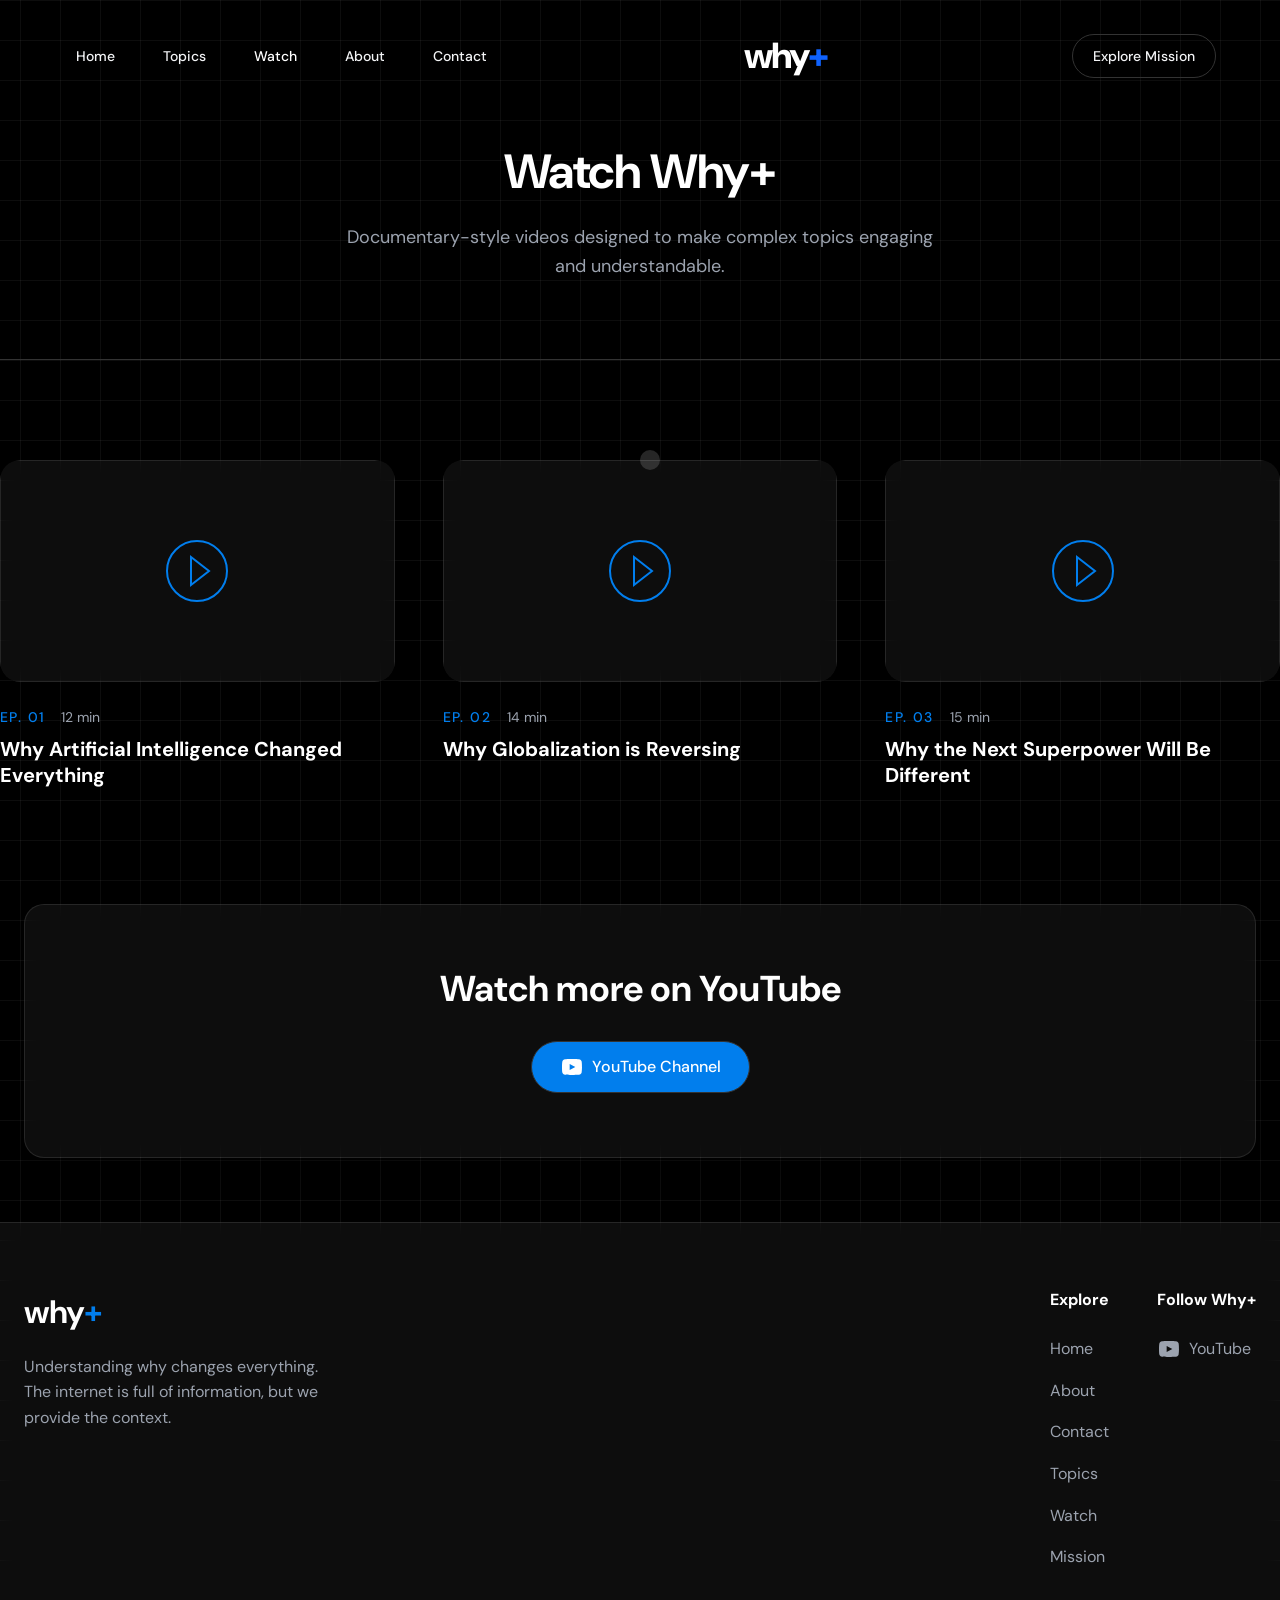
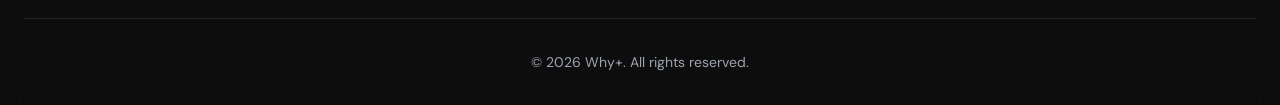
<file: watch.html>
<!DOCTYPE html>
<html lang="en">
<head>
  <meta charset="UTF-8">
  <meta name="viewport" content="width=device-width, initial-scale=1.0">
  <meta name="description" content="Documentary-style videos designed to make complex topics engaging and understandable.">
  <meta property="og:title" content="Why+ | Watch">
  <meta property="og:description" content="Watch high-quality video explainers answering the world's biggest questions.">
  <meta property="og:image" content="/assets/og-image.jpg">
  <meta property="og:type" content="website">
  <title>Why+ | Watch</title>
  <link rel="preconnect" href="https://fonts.googleapis.com">
  <link href="https://fonts.googleapis.com/css2?family=Playfair+Display:ital,wght@0,700;0,900;1,700&family=DM+Sans:wght@300;400;500&display=swap" rel="stylesheet">
  <link rel="stylesheet" href="css/style.css">
  <style>
    /* Specific Watch Styles */
    .page-hero {
      height: 40vh;
      min-height: 300px;
      display: flex;
      flex-direction: column;
      align-items: center;
      justify-content: center;
      text-align: center;
      padding: 100px var(--space-3) var(--space-4);
      border-bottom: 1px solid var(--border);
    }
    .page-hero h1 {
      font-size: 40px;
      margin-bottom: var(--space-3);
    }
    @media (min-width: 768px) {
      .page-hero h1 { font-size: 48px; }
    }
    .page-hero-sub {
      color: var(--text-secondary);
      font-size: 18px;
      max-width: 600px;
      line-height: 1.6;
      margin: 0 auto;
    }

    .video-grid-section { padding: 100px 0; }
    .video-grid {
      display: grid;
      grid-template-columns: 1fr;
      gap: var(--space-6);
    }
    @media (min-width: 768px) { .video-grid { grid-template-columns: repeat(2, 1fr); gap: var(--space-4); } }
    @media (min-width: 1024px) { .video-grid { grid-template-columns: repeat(3, 1fr); gap: var(--space-6); } }
    
    .video-card { display: block; transition: all 0.25s ease; }
    .video-card:hover .video-thumbnail { transform: scale(1.02); }
    .video-card:hover .play-icon { stroke: var(--bg-primary); fill: var(--accent); }
    
    .video-thumbnail-wrapper { overflow: hidden; border-radius: var(--radius-card); margin-bottom: var(--space-3); position: relative; }
    .video-thumbnail {
      background: var(--bg-secondary);
      backdrop-filter: blur(12px);
      -webkit-backdrop-filter: blur(12px);
      border: 1px solid rgba(255, 255, 255, 0.1);
      aspect-ratio: 16 / 9;
      display: flex;
      align-items: center;
      justify-content: center;
      transition: transform 0.4s cubic-bezier(0.22, 1, 0.36, 1);
      width: 100%;
    }
    .play-icon { width: 64px; height: 64px; fill: none; stroke: var(--accent); stroke-width: 2; transition: all 0.3s ease; }
    
    .video-meta { display: flex; align-items: baseline; gap: var(--space-2); margin-bottom: var(--space-1); }
    .video-ep { font-weight: 500; color: var(--accent); text-transform: uppercase; letter-spacing: 0.1em; font-size: 14px; }
    .video-duration { color: var(--text-secondary); font-size: 14px; }
    .video-title { font-family: var(--font-display); font-size: 20px; color: var(--text-heading); line-height: 1.3; }

    /* YouTube CTA */
    .youtube-cta {
      background: var(--bg-secondary);
      border-top: 1px solid var(--border);
      padding: 80px var(--space-3);
      text-align: center;
      display: flex;
      flex-direction: column;
      align-items: center;
      gap: var(--space-4);
    }
    .youtube-cta-text { font-family: var(--font-display); font-size: 32px; color: var(--text-heading); }
  </style>
</head>
<body>
  <div class="custom-cursor"></div>

  <!-- Navbar -->
  <nav class="navbar">
    <div class="nav-container">
      <div class="nav-links">
        <a href="index.html">Home</a>
        <a href="topics.html">Topics</a>
        <a href="watch.html">Watch</a>
        <a href="about.html">About</a>
        <a href="contact.html">Contact</a>
      </div>
      
      <a href="index.html" class="nav-logo">
        why<span class="plus">+</span>
      </a>
      
      <div style="display: flex; gap: 16px; align-items: center;">
        <button class="hamburger" aria-label="Toggle menu"><span></span><span></span><span></span></button>
        <a href="mission.html" class="nav-cta">Explore Mission</a>
      </div>
    </div>
  </nav>

  <header class="page-hero">
    <h1>Watch Why+</h1>
    <p class="page-hero-sub">Documentary-style videos designed to make complex topics engaging and understandable.</p>
  </header>

  <section class="video-grid-section container">
    <div class="video-grid">
      <!-- Video 1 -->
      <a href="#" class="video-card reveal" style="transition-delay: 100ms;">
        <div class="video-thumbnail-wrapper">
          <div class="video-thumbnail">
            <svg class="play-icon" viewBox="0 0 64 64"><circle cx="32" cy="32" r="30"/><polygon points="26,18 44,32 26,46"/></svg>
          </div>
        </div>
        <div class="video-meta">
          <span class="video-ep">EP. 01</span>
          <span class="video-duration">12 min</span>
        </div>
        <h3 class="video-title">Why Artificial Intelligence Changed Everything</h3>
      </a>
      <!-- Video 2 -->
      <a href="#" class="video-card reveal" style="transition-delay: 200ms;">
        <div class="video-thumbnail-wrapper">
          <div class="video-thumbnail">
            <svg class="play-icon" viewBox="0 0 64 64"><circle cx="32" cy="32" r="30"/><polygon points="26,18 44,32 26,46"/></svg>
          </div>
        </div>
        <div class="video-meta">
          <span class="video-ep">EP. 02</span>
          <span class="video-duration">14 min</span>
        </div>
        <h3 class="video-title">Why Globalization is Reversing</h3>
      </a>
      <!-- Video 3 -->
      <a href="#" class="video-card reveal" style="transition-delay: 300ms;">
        <div class="video-thumbnail-wrapper">
          <div class="video-thumbnail">
            <svg class="play-icon" viewBox="0 0 64 64"><circle cx="32" cy="32" r="30"/><polygon points="26,18 44,32 26,46"/></svg>
          </div>
        </div>
        <div class="video-meta">
          <span class="video-ep">EP. 03</span>
          <span class="video-duration">15 min</span>
        </div>
        <h3 class="video-title">Why the Next Superpower Will Be Different</h3>
      </a>
    </div>
  </section>

  <!-- YouTube CTA -->
  <section class="container">
    <div class="reveal" style="background: var(--bg-secondary); border: 1px solid rgba(255, 255, 255, 0.1); backdrop-filter: blur(12px); -webkit-backdrop-filter: blur(12px); border-radius: var(--radius-card); padding: var(--space-8) var(--space-4); text-align: center; margin-bottom: var(--space-8); box-shadow: 0 8px 32px rgba(0,0,0,0.3);">
      <h2 style="font-size: 36px; margin-bottom: var(--space-4);">Watch more on YouTube</h2>
      <a href="#" class="btn btn-solid" style="display: inline-flex; gap: 8px;">
        <svg width="24" height="24" viewBox="0 0 24 24" fill="currentColor"><path d="M21.582,6.186c-0.23-0.86-0.908-1.538-1.768-1.768C18.254,4,12,4,12,4S5.746,4,4.186,4.418 c-0.86,0.23-1.538,0.908-1.768,1.768C2,7.746,2,12,2,12s0,4.254,0.418,5.814c0.23,0.86,0.908,1.538,1.768,1.768 C5.746,20,12,20,12,20s6.254,0,7.814-0.418c0.86-0.23,1.538-0.908,1.768-1.768C22,16.254,22,12,22,12S22,7.746,21.582,6.186z M9.667,14.93V9.07L15.333,12L9.667,14.93z"/></svg>
        YouTube Channel
      </a>
    </div>
  </section>

  <!-- Footer -->
  <footer class="footer">
    <div class="container">
      <div class="footer-top">
        <div class="footer-col" style="flex: 2;">
          <div class="footer-logo">why<span class="plus">+</span></div>
          <p style="max-width: 300px;">Understanding why changes everything. The internet is full of information, but we provide the context.</p>
        </div>
        <div class="footer-col footer-nav">
          <span style="font-weight: 700; color: var(--text-heading); margin-bottom: 8px;">Explore</span>
          <a href="index.html">Home</a>
          <a href="about.html">About</a>
          <a href="contact.html">Contact</a>
          <a href="topics.html">Topics</a>
          <a href="watch.html">Watch</a>
          <a href="mission.html">Mission</a>
        </div>
        <div class="footer-col footer-col-3">
          <span style="font-weight: 700; color: var(--text-heading); margin-bottom: 8px;">Follow Why+</span>
          <a href="#" style="display: flex; align-items: center; gap: 8px;">
            <svg width="24" height="24" viewBox="0 0 24 24" fill="currentColor"><path d="M21.582,6.186c-0.23-0.86-0.908-1.538-1.768-1.768C18.254,4,12,4,12,4S5.746,4,4.186,4.418 c-0.86,0.23-1.538,0.908-1.768,1.768C2,7.746,2,12,2,12s0,4.254,0.418,5.814c0.23,0.86,0.908,1.538,1.768,1.768 C5.746,20,12,20,12,20s6.254,0,7.814-0.418c0.86-0.23,1.538-0.908,1.768-1.768C22,16.254,22,12,22,12S22,7.746,21.582,6.186z M9.667,14.93V9.07L15.333,12L9.667,14.93z"/></svg>
            YouTube
          </a>
        </div>
      </div>
      <div class="footer-bottom">&copy; 2026 Why+. All rights reserved.</div>
    </div>
  </footer>

  <script src="js/main.js"></script>
</body>
</html>
</file>
<file: css/style.css>
/* <!-- LOGO HERE --> */
/* <!-- DESIGN REFERENCE: adjust colors/fonts here --> */

@import url('https://fonts.googleapis.com/css2?family=Playfair+Display:ital,wght@0,700;0,900;1,700&family=DM+Sans:wght@300;400;500;700&display=swap');

:root {
  --bg-primary: #000000;
  --bg-secondary: rgba(255, 255, 255, 0.05);
  /* Tranculent glass overlay */
  --bg-elevated: transparent;
  /* Transparent nav background */
  --accent: #017EED;
  /* Theme Blue */
  --accent-hover: #017fedb0;
  --text-primary: #f3f4f6;
  /* Light gray text */
  --text-secondary: #9ca3af;
  /* Medium gray text */
  --text-heading: #ffffff;
  /* White headings */
  --border: #333333;
  /* Lighter border for contrast in dark mode */
  --divider: #222222;
  /* Soft divider */

  --logo-blue: #017EED;

  /* Typography */
  --font-display: 'DM Sans', sans-serif;
  /* Clean sans-serif for modern look */
  --font-body: 'DM Sans', sans-serif;

  /* Spacing (8px system) */
  --space-1: 8px;
  --space-2: 16px;
  --space-3: 24px;
  --space-4: 32px;
  --space-6: 48px;
  --space-8: 64px;
  --space-12: 96px;
  --space-16: 128px;

  /* Border Radius */
  --radius-button: 100px;
  --radius-card: 20px;
  --radius-pill: 100px;
}

/* Global Reset */
* {
  margin: 0;
  padding: 0;
  box-sizing: border-box;
}

html {
  font-family: var(--font-body);
  background-color: var(--bg-primary);
  color: var(--text-primary);
  scroll-behavior: smooth;
  overflow-x: hidden;
}

body {
  font-weight: 400;
  line-height: 1.6;
  overflow-x: hidden;
  position: relative;
  background-color: var(--bg-primary); /* #000000 */
  background-image: 
    linear-gradient(rgba(255, 255, 255, 0.05) 1px, transparent 1px),
    linear-gradient(90deg, rgba(255, 255, 255, 0.05) 1px, transparent 1px);
  background-size: 40px 40px;
  background-position: center top;
}

body.no-scroll {
  overflow: hidden;
}

/* Typography Base */
h1,
h2,
h3,
h4,
h5,
h6 {
  font-family: var(--font-display);
  color: var(--text-heading);
  line-height: 1.1;
  font-weight: 700;
  margin-bottom: var(--space-2);
}

h1 {
  font-weight: 700;
  letter-spacing: -0.02em;
}

a {
  color: inherit;
  text-decoration: none;
  transition: all 0.25s ease;
}

p {
  margin-bottom: var(--space-3);
}

/* Layout Classes */
.container {
  max-width: 1280px;
  margin: 0 auto;
  padding: 0 var(--space-3);
  position: relative;
  z-index: 10;
}

.container-narrow {
  max-width: 760px;
  margin: 0 auto;
  padding: 0 var(--space-3);
  position: relative;
  z-index: 10;
}

/* Page Transitions */
.page-enter {
  opacity: 0;
  transform: translateY(20px);
}

.page-enter-active {
  animation: pageFadeUp 600ms cubic-bezier(0.22, 1, 0.36, 1) forwards;
}

@keyframes pageFadeUp {
  from {
    opacity: 0;
    transform: translateY(20px);
  }

  to {
    opacity: 1;
    transform: translateY(0);
  }
}

@keyframes fadeSlideUp {
  from {
    opacity: 0;
    transform: translateY(32px);
  }

  to {
    opacity: 1;
    transform: translateY(0);
  }
}

/* Scroll Animations */
.reveal {
  opacity: 0;
  transform: translateY(32px);
  transition: opacity 0.7s ease, transform 0.7s ease;
}

.reveal.visible {
  opacity: 1;
  transform: translateY(0);
}

/* 4.1 Navigation Bar */
.navbar {
  position: fixed;
  top: var(--space-3);
  left: 50%;
  transform: translateX(-50%);
  width: calc(100% - 48px);
  max-width: 1200px;
  height: 64px;
  background: transparent;
  border: none;
  z-index: 1000;
  display: flex;
  align-items: center;
}

.nav-container {
  display: flex;
  justify-content: space-between;
  align-items: center;
  width: 100%;
  padding: 0 var(--space-3);
}

.nav-logo {
  font-family: var(--font-display);
  font-size: 36px;
  font-weight: 900;
  color: #ffffff; /* Explicitly white text for dark background */
  letter-spacing: -2px;
  display: flex;
  align-items: center;
  transition: transform 0.2s ease;
}

.nav-logo:hover {
  transform: scale(1.05);
}

.nav-logo .plus {
  color: #0f62fe; /* Matching the deep blue from the image */
  font-weight: 900;
}

.nav-links {
  display: flex;
  gap: var(--space-3);
}

.nav-links a {
  font-size: 14px;
  font-weight: 500;
  color: var(--text-primary);
  padding: 6px 12px;
  border-radius: var(--radius-pill);
}

.nav-links a:hover,
.nav-links a.active {
  background: rgba(0, 0, 0, 0.05);
  color: var(--text-heading);
}

.nav-cta {
  font-size: 14px;
  font-weight: 500;
  padding: 10px 20px;
  border: 1px solid var(--border);
  border-radius: var(--radius-pill);
  transition: all 0.2s ease;
}

.nav-cta:hover {
  background: var(--border);
  color: var(--bg-elevated);
}

/* Hamburger Menu Mobile */
.hamburger {
  display: none;
  background: none;
  border: none;
  cursor: pointer;
  padding: 8px;
  gap: 6px;
  flex-direction: column;
}

.hamburger span {
  display: block;
  width: 24px;
  height: 2px;
  background-color: var(--text-heading);
  transition: 0.3s ease;
}

@media (max-width: 767px) {
  .hamburger {
    display: flex;
  }

  .nav-links {
    position: fixed;
    top: 90px;
    left: 24px;
    right: 24px;
    background: var(--bg-elevated);
    border: 1px solid var(--border);
    border-radius: var(--radius-card);
    flex-direction: column;
    align-items: center;
    justify-content: center;
    gap: var(--space-4);
    padding: var(--space-6) 0;
    opacity: 0;
    pointer-events: none;
    transition: opacity 0.3s ease, transform 0.3s ease;
    transform: translateY(-10px);
    box-shadow: 0 10px 25px rgba(0, 0, 0, 0.1);
  }

  .nav-links.open {
    opacity: 1;
    pointer-events: auto;
    transform: translateY(0);
  }
}

/* Buttons */
.btn {
  display: inline-flex;
  align-items: center;
  justify-content: center;
  padding: 12px 28px;
  font-family: var(--font-body);
  font-weight: 500;
  font-size: 16px;
  border-radius: var(--radius-pill);
  cursor: pointer;
  transition: all 0.25s ease;
  background: var(--bg-secondary);
  backdrop-filter: blur(12px);
  -webkit-backdrop-filter: blur(12px);
  color: var(--text-heading);
  border: 1px solid rgba(255, 255, 255, 0.1);
}

.btn:hover {
  transform: translateY(-2px);
  box-shadow: 0 4px 12px rgba(0, 0, 0, 0.1);
}

.btn-solid {
  background: var(--accent);
  color: var(--text-heading);
  border: 1px solid var(--border);
}

.btn-solid:hover {
  background: var(--accent-hover);
}

/* Custom Cursor */
.custom-cursor {
  display: none;
}

@media (pointer: fine) {
  .custom-cursor {
    display: block;
    position: fixed;
    top: 0;
    left: 0;
    width: 20px;
    height: 20px;
    border-radius: 50%;
    background-color: var(--text-heading);
    opacity: 0.15;
    pointer-events: none;
    z-index: 10000;
    transition: transform 0.1s linear;
    transform: translate(-50%, -50%);
  }
}

/* Footer */
.footer {
  background: var(--bg-secondary);
  backdrop-filter: blur(12px);
  -webkit-backdrop-filter: blur(12px);
  border-top: 1px solid rgba(255, 255, 255, 0.1);
  padding: var(--space-8) 0 var(--space-4);
  color: var(--text-secondary);
  margin-top: var(--space-8);
}

.footer-top {
  display: flex;
  flex-direction: column;
  gap: var(--space-6);
  margin-bottom: var(--space-6);
}

@media (min-width: 768px) {
  .footer-top {
    flex-direction: row;
    justify-content: space-between;
  }
}

.footer-logo {
  font-family: var(--font-display);
  font-size: 32px;
  font-weight: 700;
  color: var(--text-heading);
  letter-spacing: -1px;
  margin-bottom: var(--space-2);
}

.footer-logo .plus {
  color: var(--logo-blue);
  font-weight: 700;
}

.footer-nav {
  display: flex;
  flex-direction: column;
  gap: var(--space-2);
}

.footer-nav a:hover {
  color: var(--text-heading);
}

.footer-col-3 {
  display: flex;
  flex-direction: column;
  gap: var(--space-2);
}

.footer-bottom {
  text-align: center;
  font-size: 14px;
  padding-top: var(--space-4);
  border-top: 1px solid var(--divider);
}
</file>
